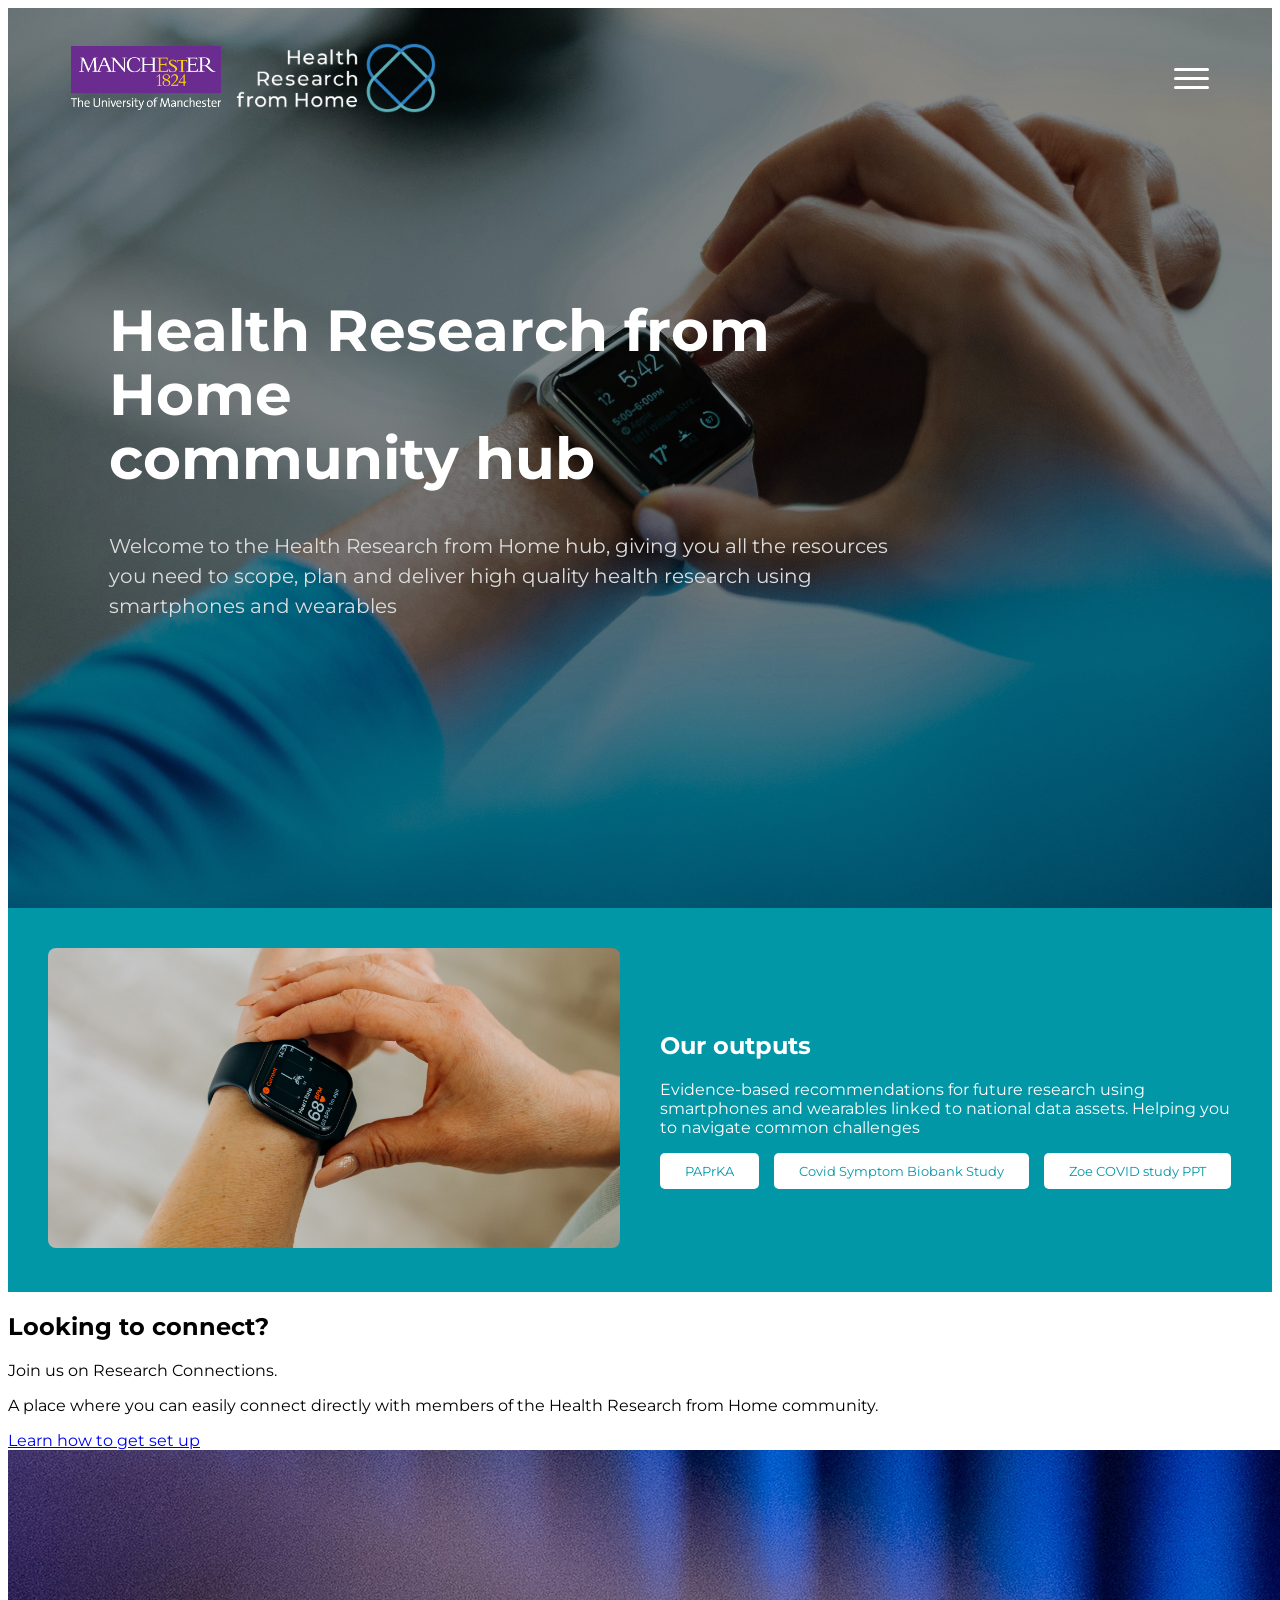
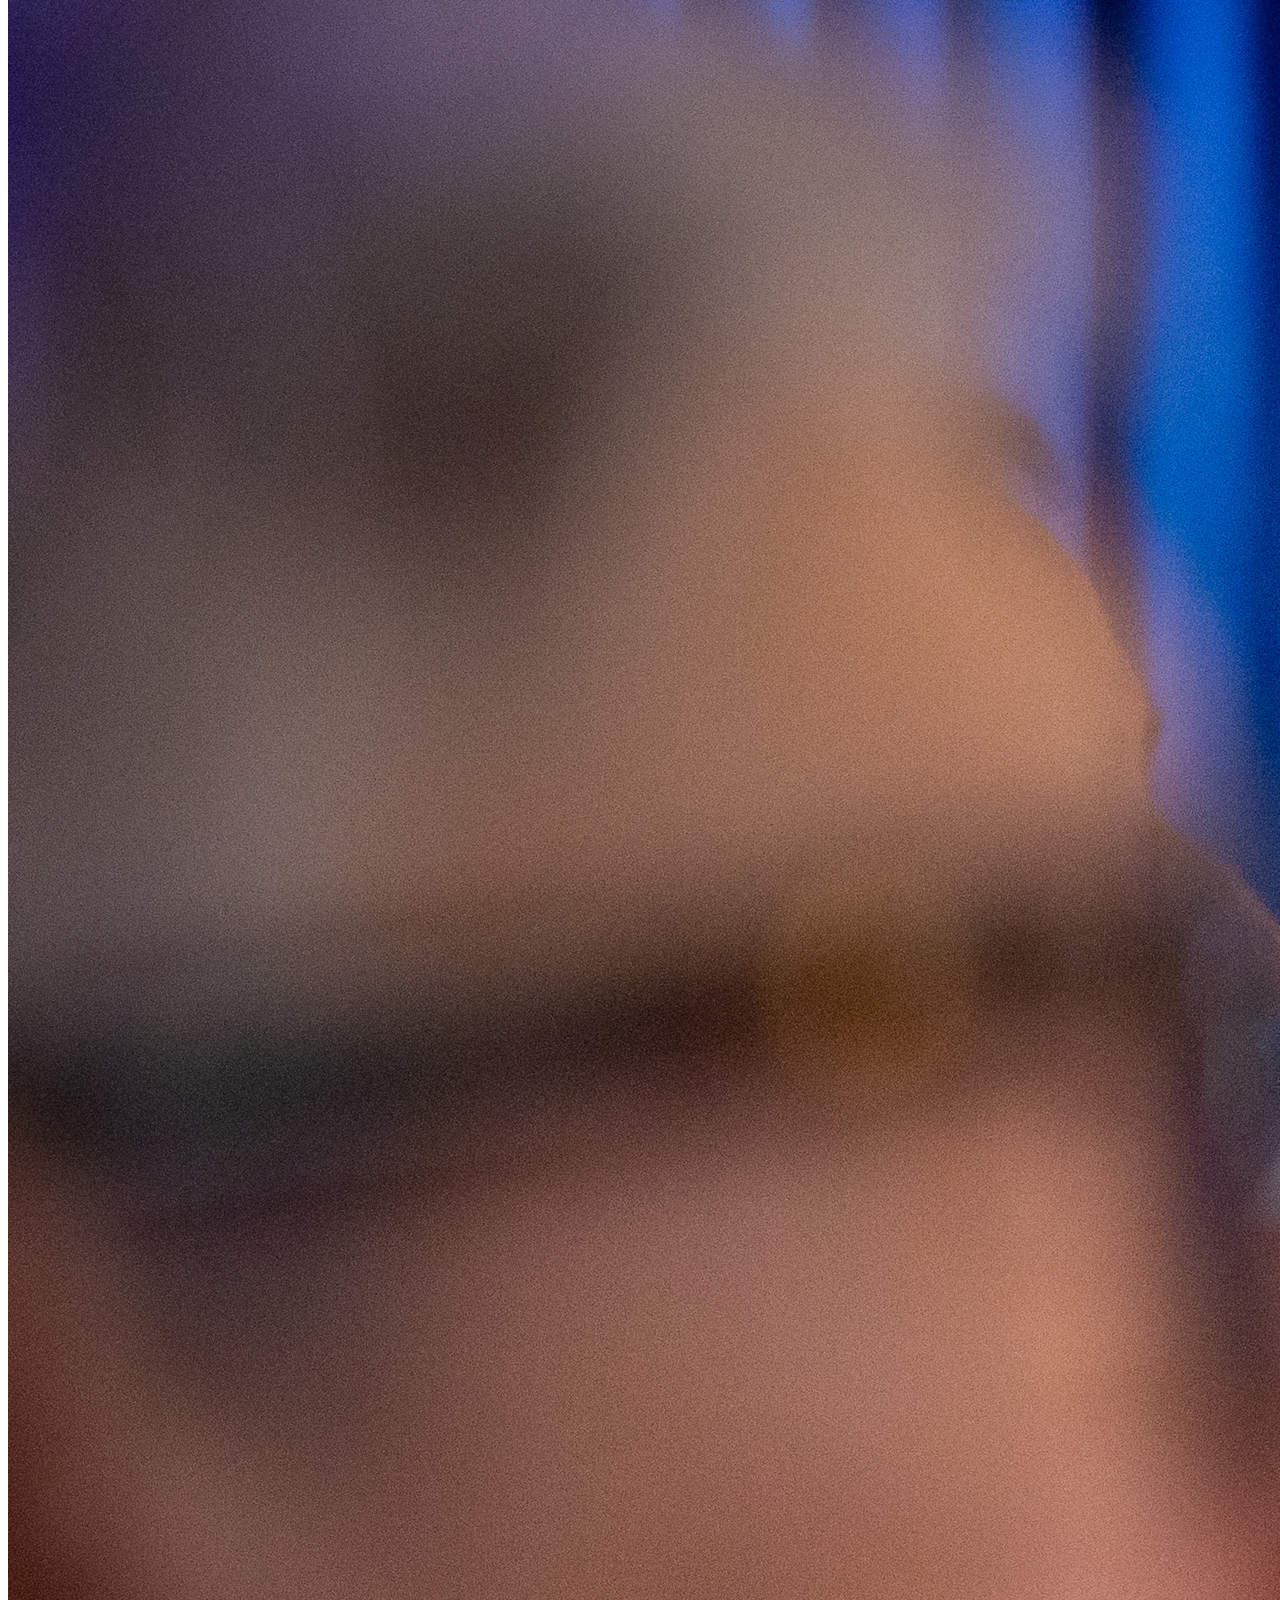
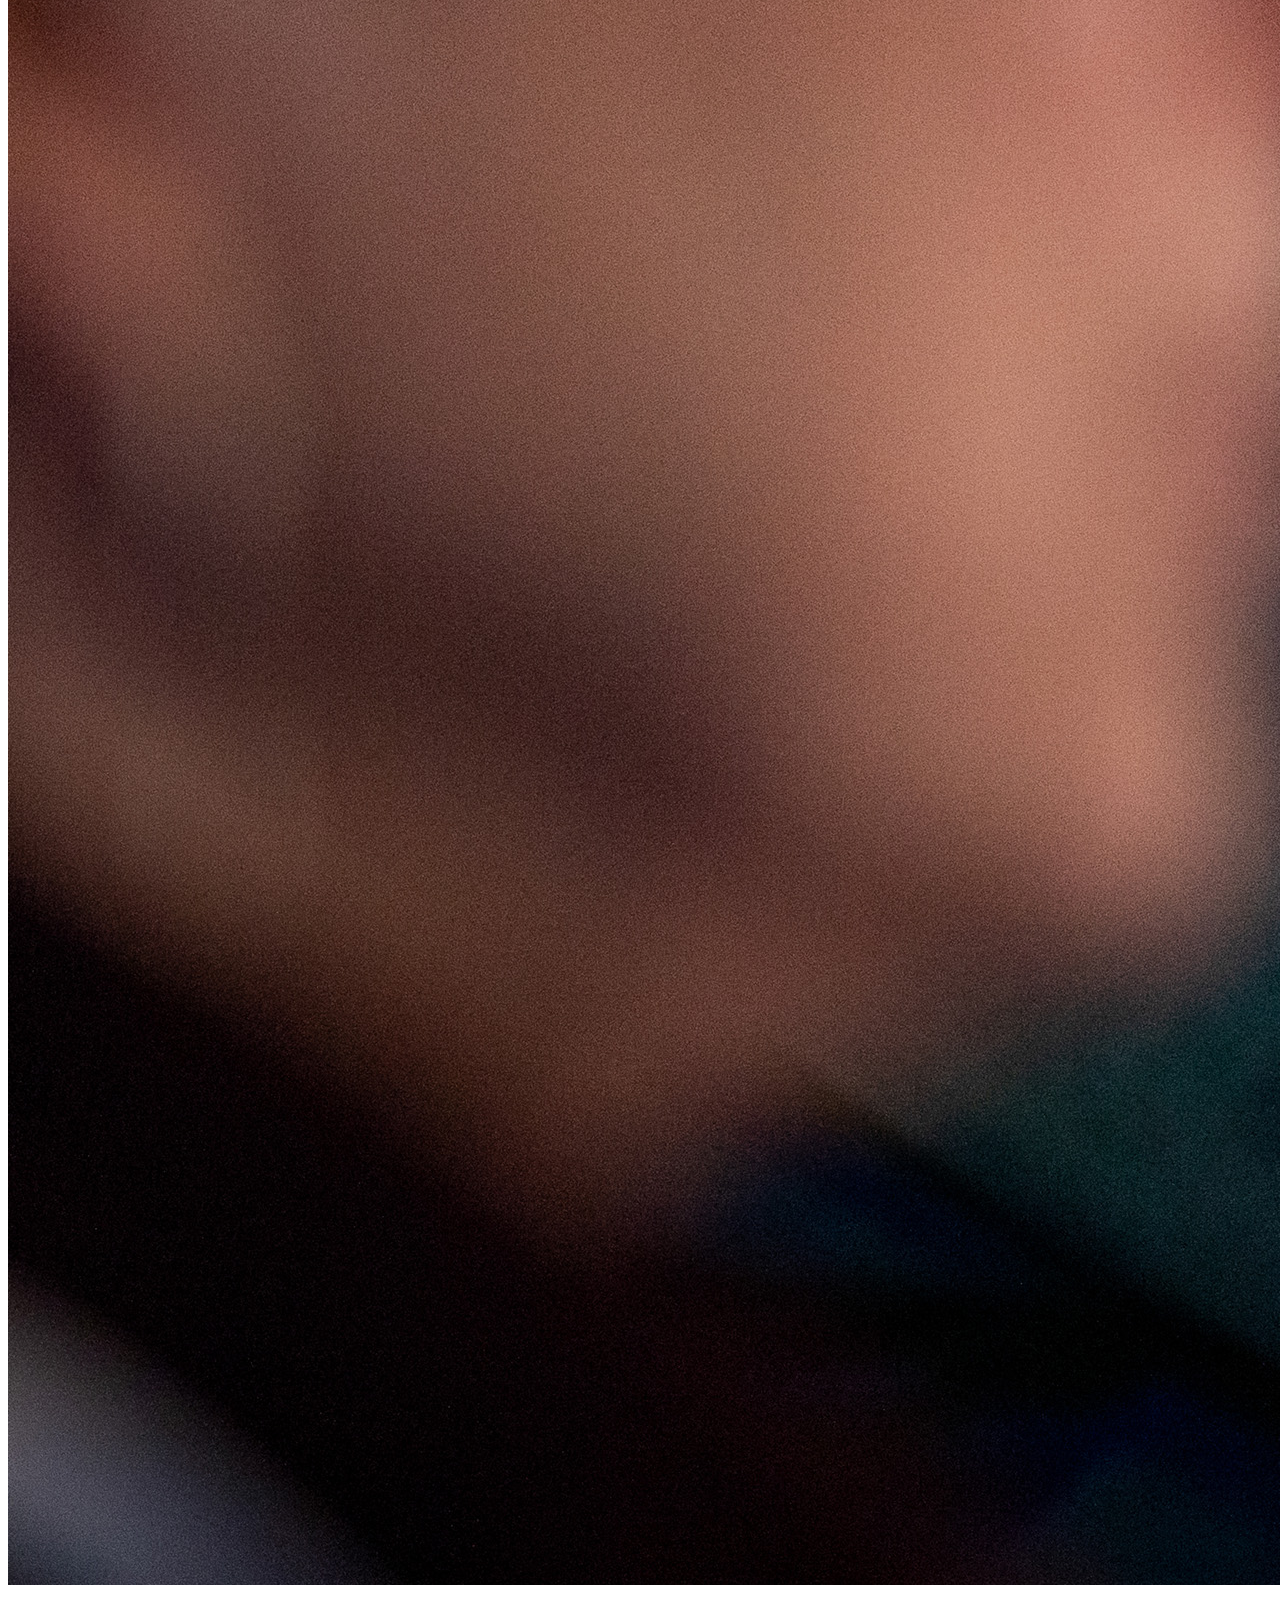
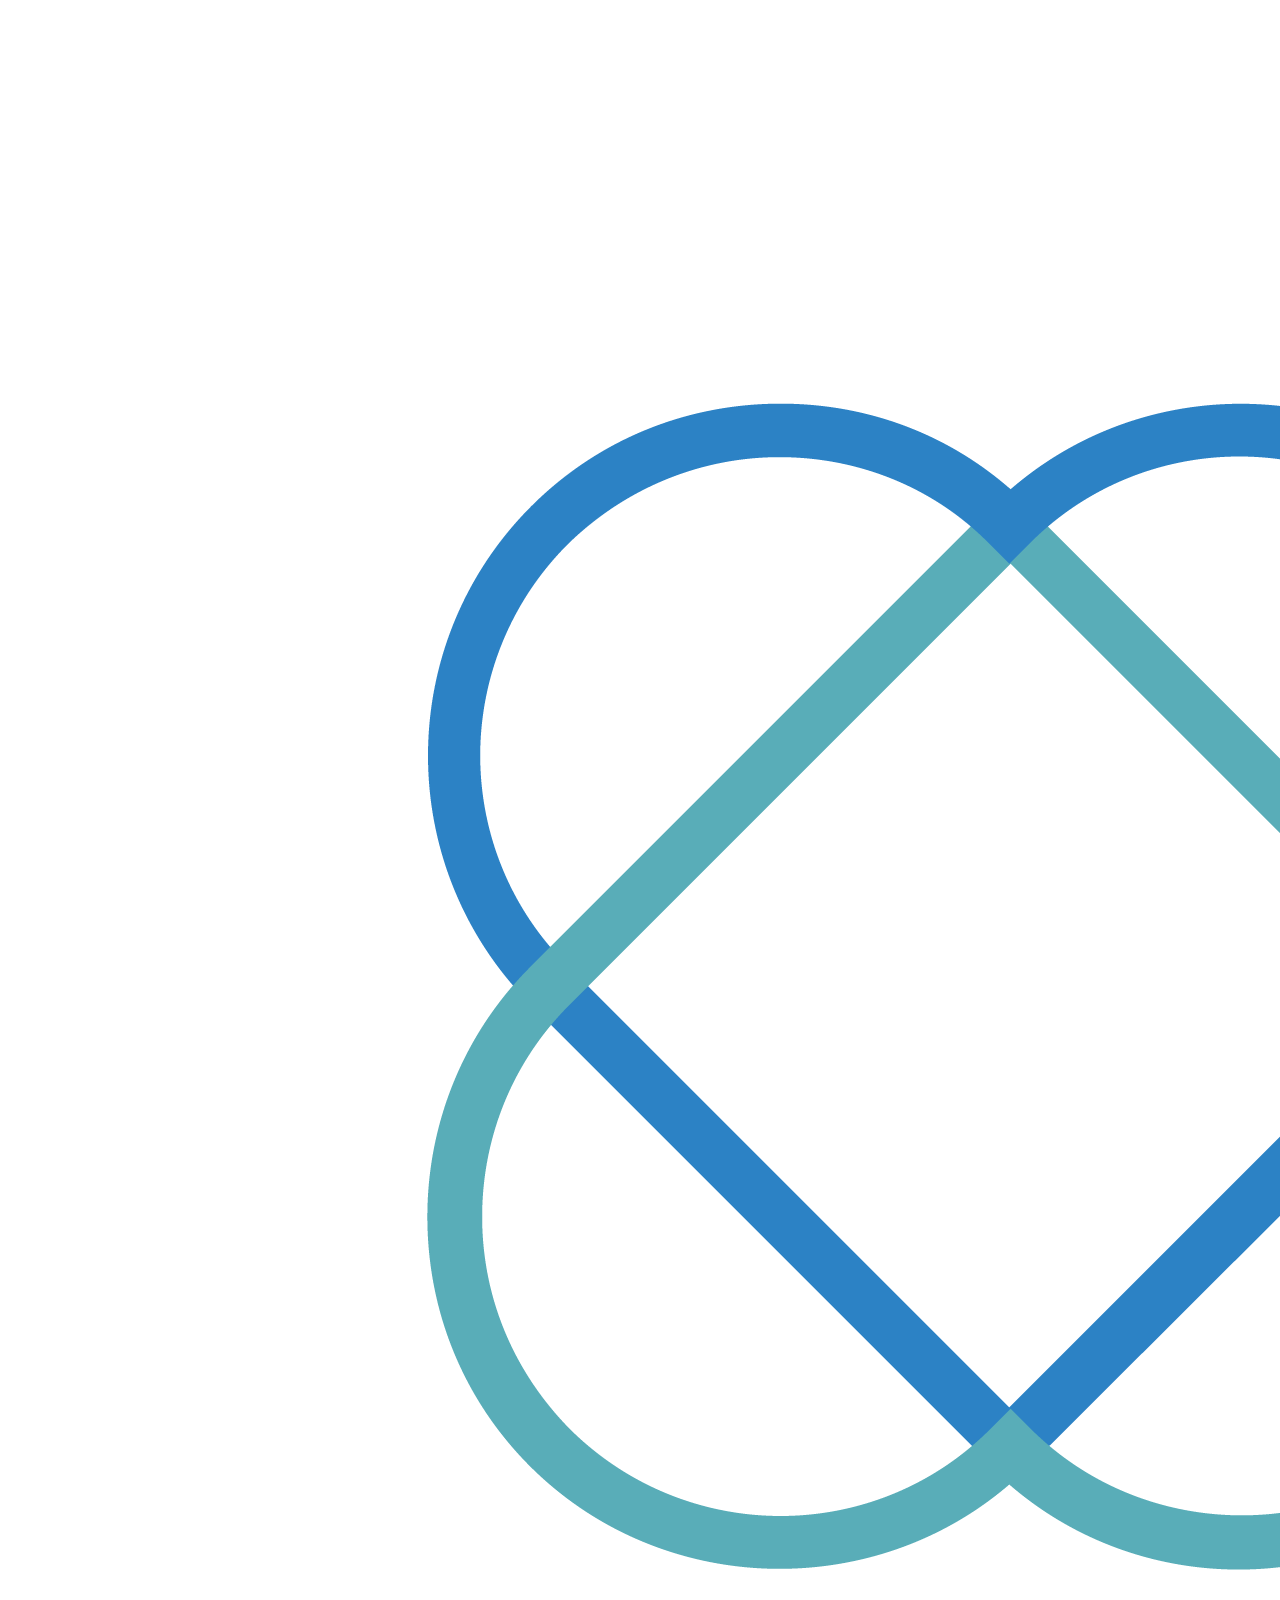
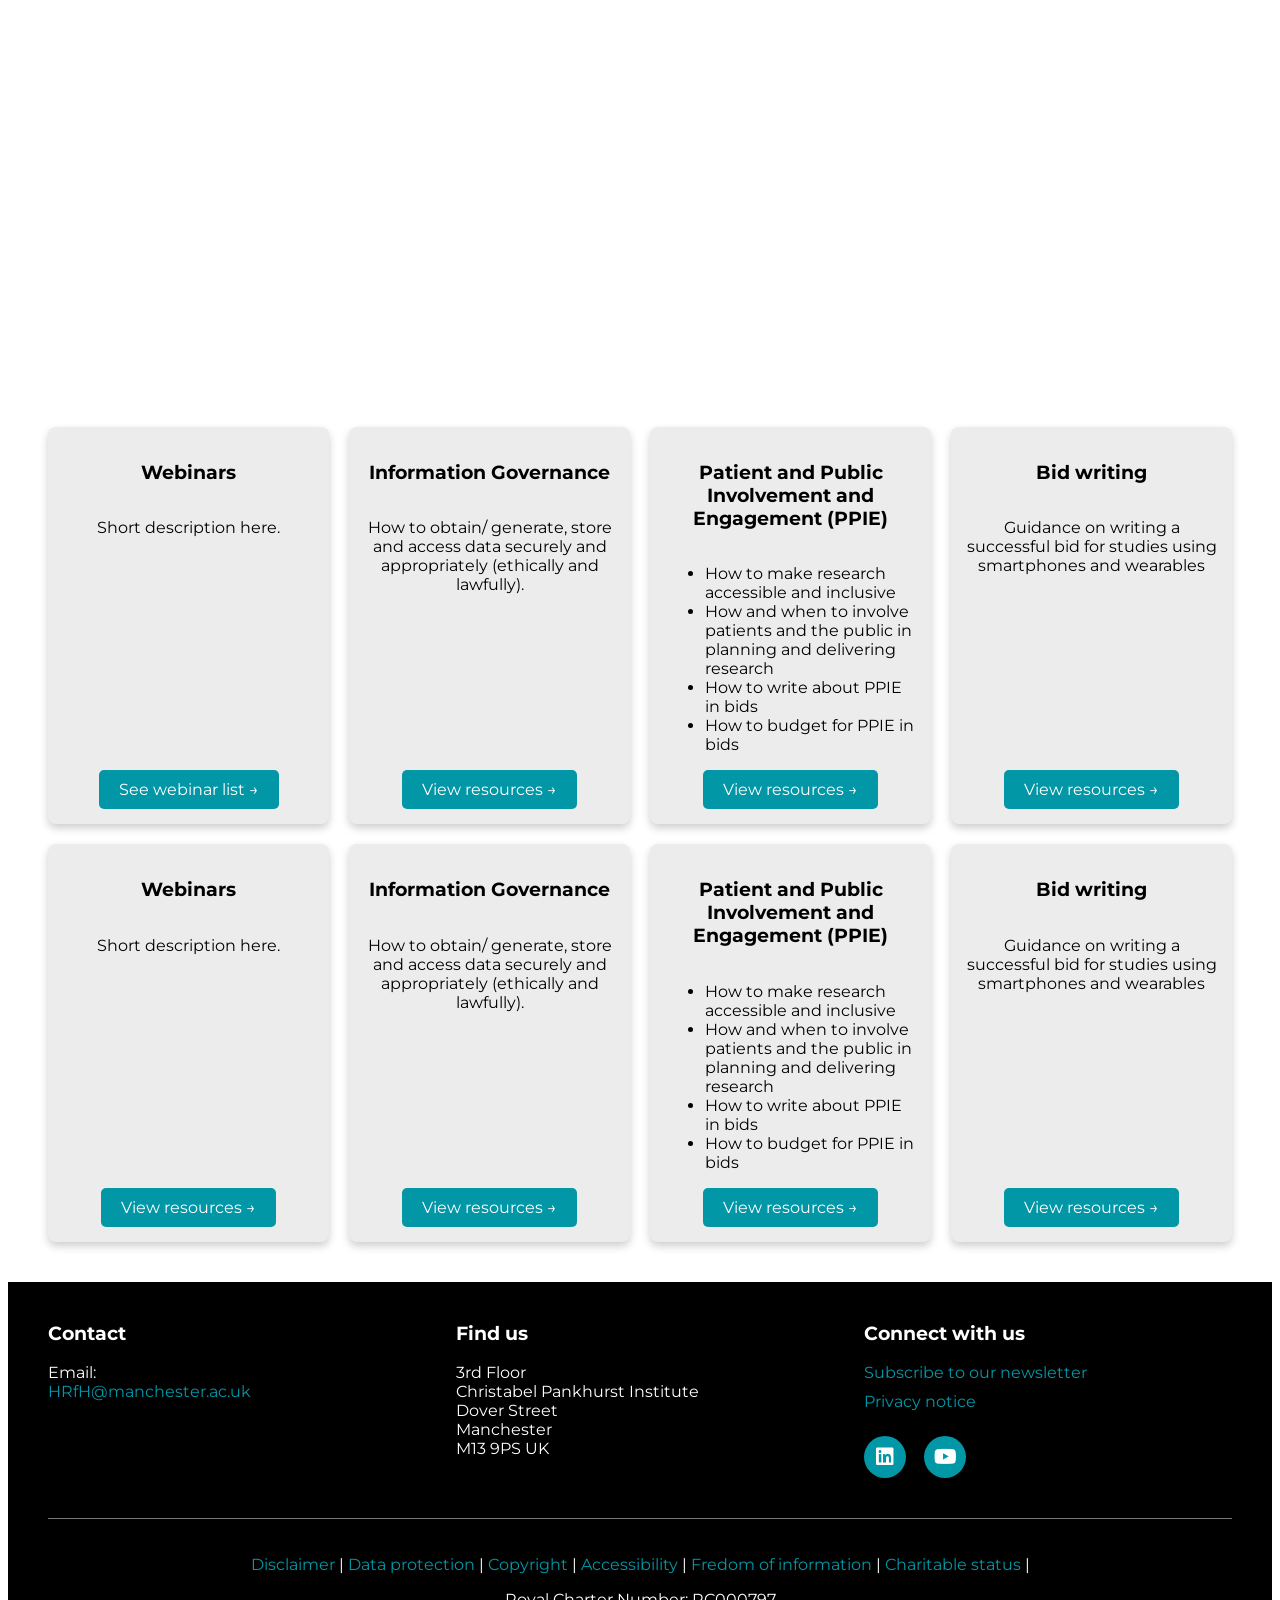
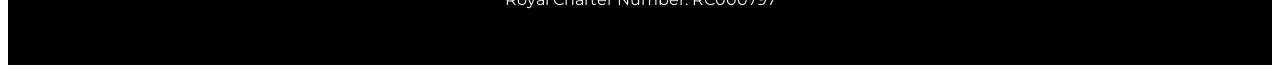
<file: index.html>
<!DOCTYPE html>
<html lang="en">
<head>
    <meta charset="UTF-8">
    <meta name="viewport" content="width=device-width, initial-scale=1.0">
    <title>Health Research from Home Hub</title>
    <link rel="stylesheet" href="style.css">
    <link rel="preconnect" href="https://fonts.googleapis.com">
<link rel="preconnect" href="https://fonts.gstatic.com" crossorigin>
<link href="https://fonts.googleapis.com/css2?family=Montserrat:ital,wght@0,100..900;1,100..900&display=swap" rel="stylesheet">
<link rel="stylesheet" href="https://cdnjs.cloudflare.com/ajax/libs/font-awesome/6.5.1/css/all.min.css">
</head>

<body>
    <header>

    <!DOCTYPE html>
<html lang="en">
<head>
  <meta charset="UTF-8">
  <meta name="viewport" content="width=device-width, initial-scale=1.0">
  <title>Hero Navigation</title>
  <link rel="stylesheet" href="style.css">
</head>
<body>

    <header class="hero">

  <nav class="navbar">

    <div class="logo">
      <img src="Images/TAB_col_background.png" alt="Logo 1">
      <img src="Images/HRfH Landscape RGB Logo WHITE TEXT HIGH.png" alt="Logo 2">
    </div>


    <div class="menu-container">

      <div class="hamburger">
        <span></span>
        <span></span>
        <span></span>
      </div>


      <ul class="nav-links">
        <li><a href="#">Home</a></li>
        <li><a href="#">About</a></li>
        <li><a href="#">Services</a></li>
        <li><a href="#">Contact</a></li>
      </ul>

    </div>

  </nav>


  <div class="hero-content">

    <h1>
      Health Research from Home<br>
      community hub
    </h1>

    <p>
      Welcome to the Health Research from Home hub, giving you all the resources you need to scope, plan and deliver high quality health research using smartphones and wearables
    </p>

  </div>

</header>


<section class="category-layout">


    <!-- Left large card -->

    <div class="category">


        <div class="category-image">
            <img src="Images/pexels-mikhail-nilov-7530583.jpg" alt="Writing with smartwatch">
        </div>


        <div class="category-text">

            <h2>Our outputs</h2>

            <p>
                Evidence-based recommendations for future research using smartphones and wearables linked to national data assets. Helping you to navigate common challenges
            </p>


            <div class="category-buttons">

                <button type="button">PAPrKA</button>

                <button type="button">Covid Symptom Biobank Study</button>

                <button type="button">Zoe COVID study PPT</button>

            </div>


        </div>


    </div>


    <div class="side-card">
        <h2>
        Looking to connect?
        </h2>
        <p>Join us on Research Connections. </p>
           <p>A place where you can easily connect directly with members of the Health Research from Home community.
        </p>
        <a href="#" class="side-card-button">
            Learn how to get set up
        </a>


    </div>

<div class="image-card">

    <img src="Images/people.jpg" alt="">

    <img 
        src="Images/HRfH Circular RGB Logo WHITE TEXT HIGH.png" 
        alt="Logo"
        class="image-card-logo"
    >

</div>

</section>

<section class="cards">
    <div class="card">
        <div class="container">
            <h3>Webinars</h3>
            <p>Short description here.</p>
            <a href="https://github.com/Health-Research-From-Home/Webinars" class="card-button">See webinar list →</a>
        </div>
    </div>

    <div class="card">
        <div class="container">
            <h3>Information Governance</h3>
            <p>How to obtain/ generate, store and access data securely and appropriately (ethically and lawfully).</p>
            <a href="#" class="card-button">View resources  →</a>
        </div>
    </div>


    <div class="card">
        <div class="container">
            <h3>Patient and Public Involvement and Engagement (PPIE)</h3>
        <ul>
            <li>How to make research accessible and inclusive</li>
            <li>How and when to involve patients and the public in planning and delivering research</li>
            <li>How to write about PPIE in bids</li>
            <li>How to budget for PPIE in bids</li>
        </ul>
            <a href="ppie.html" class="card-button">View resources  →</a>
        </div>
    </div>

        <div class="card">
            <div class="container">
                <h3>Bid writing</h3>
                <p>Guidance on writing a successful bid for studies using smartphones and wearables</p>
                <a href="#" class="card-button">View resources  →</a>
            </div>
     </div>

        <div class="card">
            <div class="container">
                <h3>Webinars</h3>
                <p>Short description here.</p>
                <a href="#" class="card-button">View resources  →</a>
            </div>
        </div>


    <div class="card">
            <div class="container">
                <h3>Information Governance</h3>
                <p>How to obtain/ generate, store and access data securely and appropriately (ethically and lawfully).</p>
                <a href="#" class="card-button">View resources  →</a>
            </div>
        </div>


    <div class="card">
        <div class="container">
            <h3>Patient and Public Involvement and Engagement (PPIE)</h3>
        <ul>
            <li>How to make research accessible and inclusive</li>
            <li>How and when to involve patients and the public in planning and delivering research</li>
            <li>How to write about PPIE in bids</li>
            <li>How to budget for PPIE in bids</li>
        </ul>
            <a href="#" class="card-button">View resources  →</a>
        </div>
    </div>

        <div class="card">
        <div class="container">
            <h3>Bid writing</h3>
            <p>Guidance on writing a successful bid for studies using smartphones and wearables</p>
            <a href="#" class="card-button">View resources  →</a>
        </div>
    </div>


</section>


</div>

 <footer>

    <div class="footer-columns">

        <div class="footer-column">
            <h3>Contact</h3>
            <p>Email: <a href="mailto:HRfH@manchester.ac.uk">HRfH@manchester.ac.uk</a></p>
        </div>

        <div class="footer-column">
            <h3>Find us</h3>
            <p>3rd Floor <br>
                Christabel Pankhurst Institute <br>
                Dover Street <br>
                Manchester <br>
                M13 9PS
                UK </p>
        </div>

        <div class="footer-column">
            <h3>Connect with us</h3>
            <a href="https://emarketing.manchester.ac.uk/l/166/hrfhsubscribe">Subscribe to our newsletter</a>
            <a href="https://documents.manchester.ac.uk/display.aspx?DocID=74034">Privacy notice</a>
             <div class="social-icons">
             <a href="https://www.linkedin.com/company/health-research-from-home/" aria-label="LinkedIn">
                <i class="fab fa-linkedin"></i>
            </a>
             <a href="https://www.youtube.com/@HealthResearchfromHome" aria-label="YouTube">
                <i class="fab fa-youtube"></i>
            </a>
            </div>
        </div>

        </div>

    </div>

    <div class="footer-links">
        <p>
            <a href="https://www.manchester.ac.uk/disclaimer/">Disclaimer</a> |
            <a href="https://www.manchester.ac.uk/about/privacy-information/data-protection/">Data protection</a> |
            <a href="https://www.manchester.ac.uk/copyright/">Copyright</a> |
            <a href="https://sites.manchester.ac.uk/health-research-from-home/accessibility.php">Accessibility</a> |
            <a href="https://www.manchester.ac.uk/about/privacy-information/freedom-information/">Fredom of information</a> |
            <a href="https://www.manchester.ac.uk/about/governance/charitable-status/">Charitable status</a> |
            <p>Royal Charter Number: RC000797</p>
        </p>
    </div>

</footer>

</body>
</html>
</file>
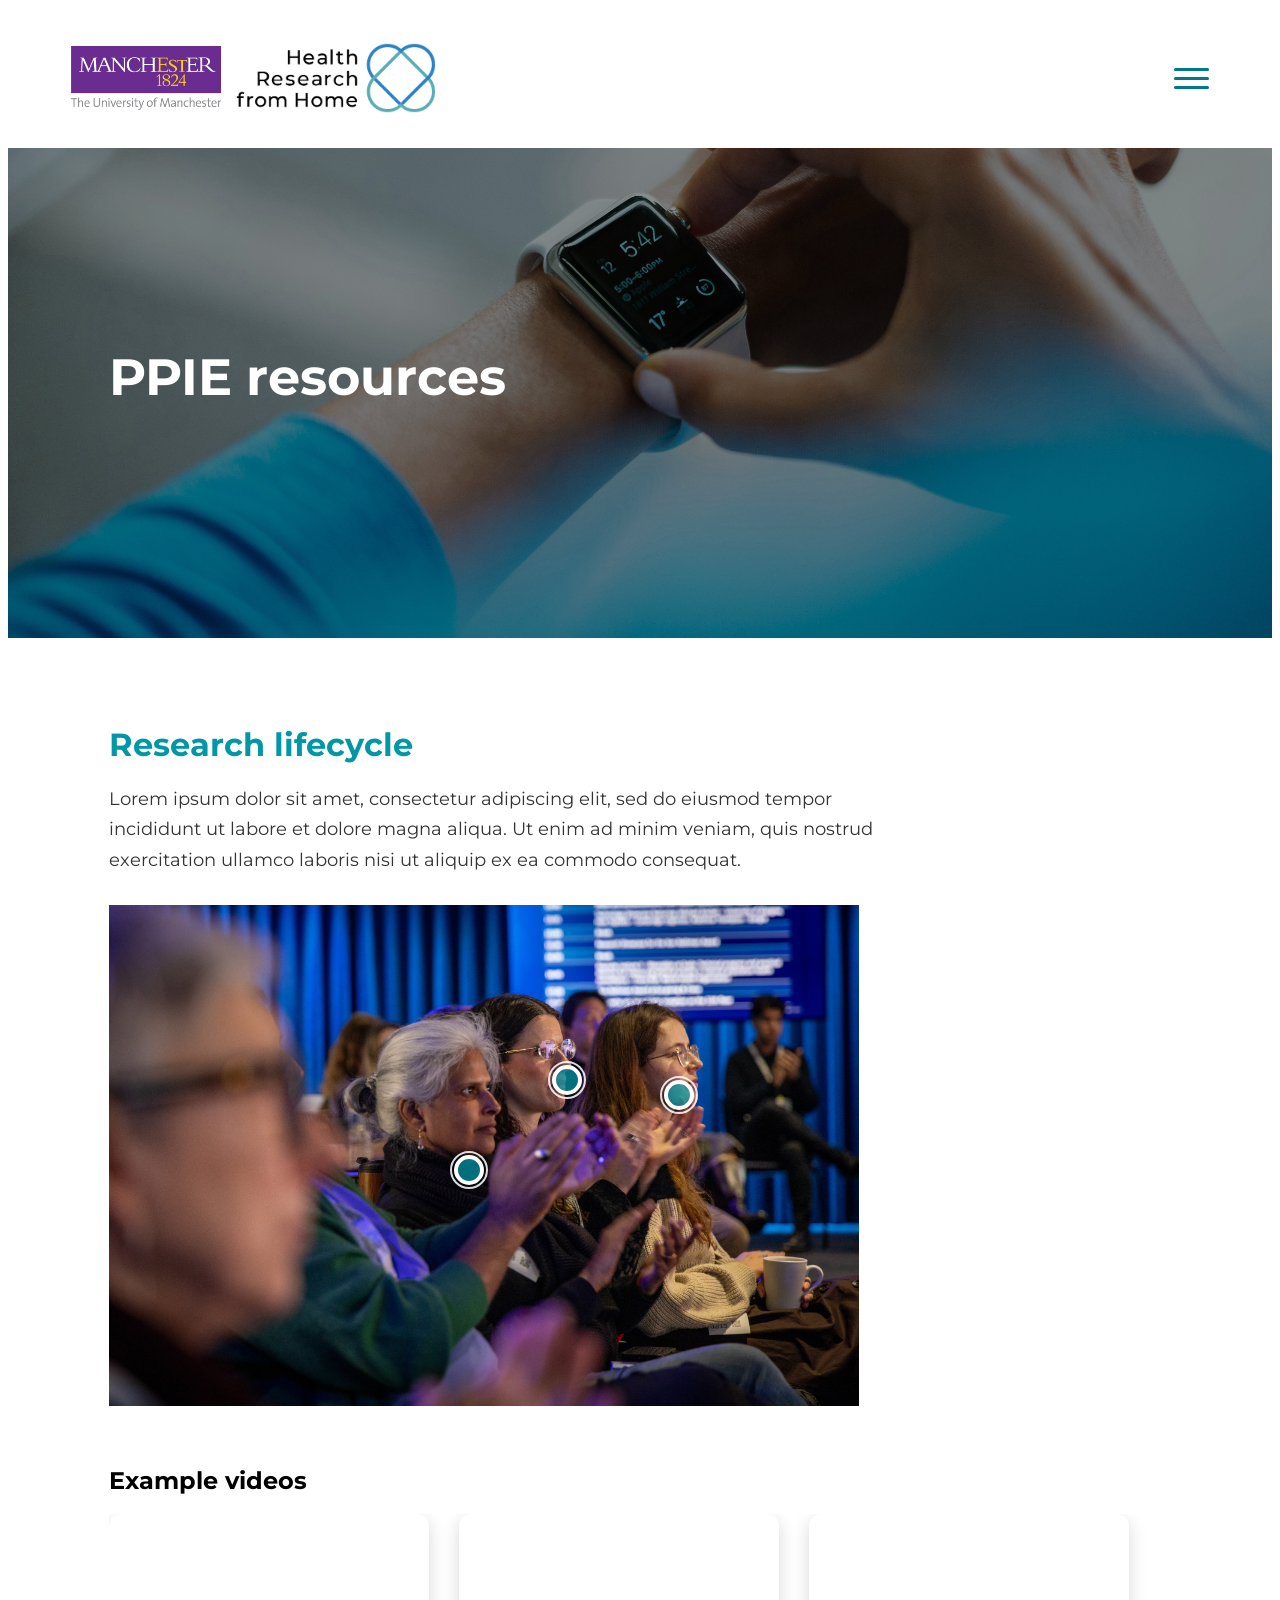
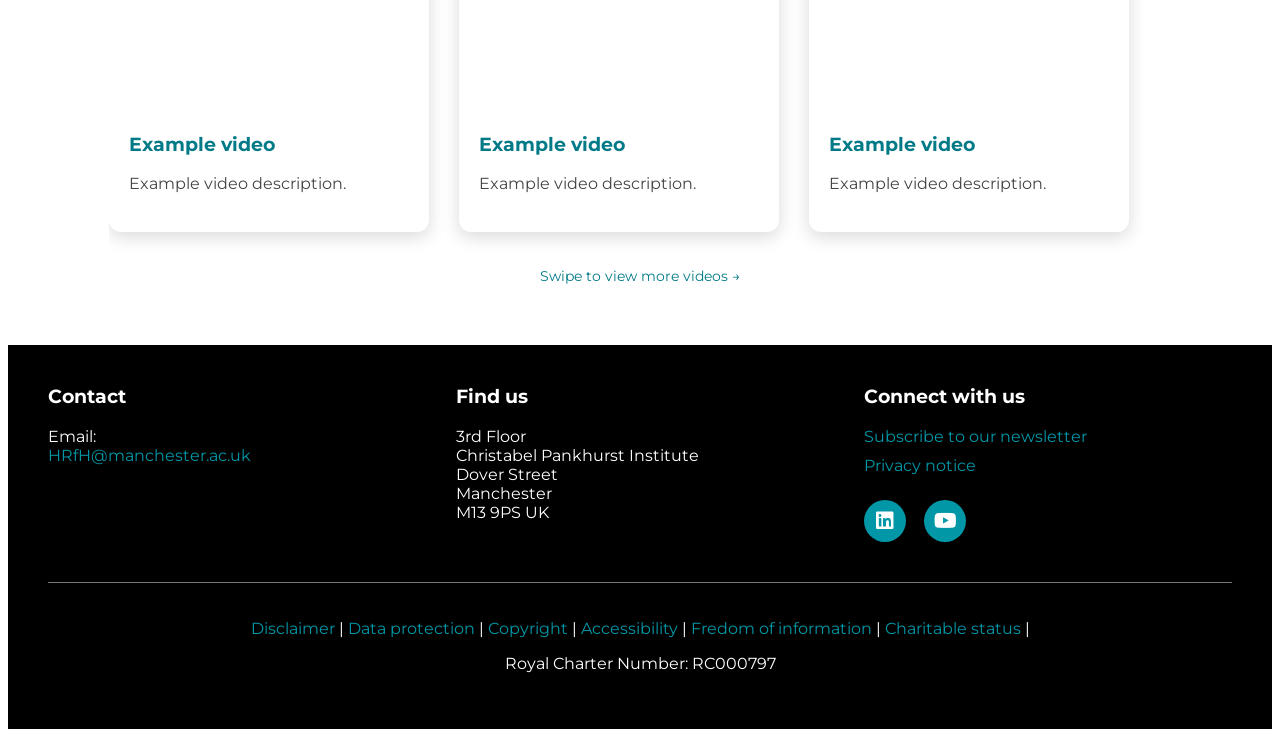
<file: ppie.html>
<!DOCTYPE html>
<html lang="en">

<head>

    <meta charset="UTF-8">
    <meta name="viewport" content="width=device-width, initial-scale=1.0">

    <title>PPIE Resources</title>

    <link rel="stylesheet" href="style.css">

    <link rel="preconnect" href="https://fonts.googleapis.com">
    <link rel="preconnect" href="https://fonts.gstatic.com" crossorigin>

    <link href="https://fonts.googleapis.com/css2?family=Montserrat:wght@100..900&display=swap" rel="stylesheet">
<link rel="stylesheet" href="https://cdnjs.cloudflare.com/ajax/libs/font-awesome/6.5.1/css/all.min.css">

</head>


<body>


<header class="subpage-hero">


    <nav class="subpage-navbar">


        <div class="subpage-logo">

            <img src="Images/TAB_col_white_background.png" alt="Logo 1">

            <img src="Images/HRfH Landscape RGB Logo BLACK TEXT HIGH (1).png" alt="Logo 2">

        </div>



        <div class="menu-container">


            <div class="hamburger">

                <span></span>
                <span></span>
                <span></span>

            </div>



            <ul class="nav-links">

                <li><a href="index.html">Home</a></li>
                <li><a href="#">About</a></li>
                <li><a href="#">Services</a></li>
                <li><a href="#">Contact</a></li>

            </ul>


        </div>


    </nav>



    <div class="subpage-hero-content">

        <h1>
            PPIE resources
        </h1>

    </div>


</header>





<main class="subpage-content">



<section id="PPIE-text">


    <h2>Research lifecycle</h2>


    <p>
        Lorem ipsum dolor sit amet, consectetur adipiscing elit, sed do eiusmod 
        tempor incididunt ut labore et dolore magna aliqua. Ut enim ad minim veniam,
        quis nostrud exercitation ullamco laboris nisi ut aliquip ex ea commodo
        consequat.
    </p>





    <!-- INTERACTIVE IMAGE -->

    <div class="interactive-image" aria-label="Explore PPIE topics in the research lifecycle">


        <img src="Images/people.jpg"
             alt="Audience members taking part in a research event"
             class="content-image">



        <a href="#" class="image-hotspot hotspot-planning">

            <span class="hotspot-marker"></span>

            <span class="hotspot-card">

                <strong>Planning</strong>

                Think about public involvement from the beginning of the research journey.

                <span class="hotspot-link">
                    Learn more
                </span>

            </span>

        </a>





        <a href="#" class="image-hotspot hotspot-perspectives">


            <span class="hotspot-marker"></span>


            <span class="hotspot-card">

                <strong>Perspectives</strong>

                Work with communities to understand different viewpoints and experiences.

                <span class="hotspot-link">
                    Learn more
                </span>

            </span>


        </a>






        <a href="#" class="image-hotspot hotspot-impact">


            <span class="hotspot-marker"></span>


            <span class="hotspot-card">

                <strong>Impact</strong>

                Show how involvement has influenced the research outcomes.

                <span class="hotspot-link">
                    Learn more
                </span>

            </span>


        </a>



    </div>



</section>







<!-- VIDEO CARDS -->


<section class="video-resources">


    <h2>
        Example videos
    </h2>



    <div class="video-card-container">



        <article class="video-card">


            <iframe 
                src="https://www.youtube.com/embed/w8VZLBjD2kw"
                title="Research video"
                allowfullscreen>
            </iframe>



            <div class="video-card-content">


                <h3>
                    Example video
                </h3>


                <p>
                    Example video description.
                </p>


            </div>


        </article>







        <article class="video-card">


            <iframe 
                src="https://www.youtube.com/embed/VIDEO2"
                title="Research video"
                allowfullscreen>
            </iframe>



            <div class="video-card-content">


                <h3>
                    Example video
                </h3>


                <p>
                    Example video description.
                </p>


            </div>


        </article>







        <article class="video-card">


            <iframe 
                src="https://www.youtube.com/embed/VIDEO3"
                title="Research video"
                allowfullscreen>
            </iframe>



            <div class="video-card-content">


                <h3>
                    Example video
                </h3>


                <p>
                    Example video description.
                </p>


            </div>


        </article>




    </div>


</section>



</main>


 <footer>

    <div class="footer-columns">

        <div class="footer-column">
            <h3>Contact</h3>
            <p>Email: <a href="mailto:HRfH@manchester.ac.uk">HRfH@manchester.ac.uk</a></p>
        </div>

        <div class="footer-column">
            <h3>Find us</h3>
            <p>3rd Floor <br>
                Christabel Pankhurst Institute <br>
                Dover Street <br>
                Manchester <br>
                M13 9PS
                UK </p>
        </div>

        <div class="footer-column">
            <h3>Connect with us</h3>
            <a href="https://emarketing.manchester.ac.uk/l/166/hrfhsubscribe">Subscribe to our newsletter</a>
            <a href="https://documents.manchester.ac.uk/display.aspx?DocID=74034">Privacy notice</a>
                        <div class="social-icons">
             <a href="https://www.linkedin.com/company/health-research-from-home/" aria-label="LinkedIn">
                <i class="fab fa-linkedin"></i>
            </a>
             <a href="https://www.youtube.com/@HealthResearchfromHome" aria-label="YouTube">
            <i class="fab fa-youtube"></i>
            </a>
            </div>
        </div>

        </div>

    </div>

    <div class="footer-links">
        <p>
            <a href="https://www.manchester.ac.uk/disclaimer/">Disclaimer</a> |
            <a href="https://www.manchester.ac.uk/about/privacy-information/data-protection/">Data protection</a> |
            <a href="https://www.manchester.ac.uk/copyright/">Copyright</a> |
            <a href="https://sites.manchester.ac.uk/health-research-from-home/accessibility.php">Accessibility</a> |
            <a href="https://www.manchester.ac.uk/about/privacy-information/freedom-information/">Fredom of information</a> |
            <a href="https://www.manchester.ac.uk/about/governance/charitable-status/">Charitable status</a> |
            <p>Royal Charter Number: RC000797</p>
        </p>
    </div>

</footer>




</body>

</html>
</file>
<file: style.css>
/*homepage */

body {
      font-family: "Montserrat", sans-serif;
}

/* Homepage */

/* Only affect hero section elements */
.hero,
.hero * {
  box-sizing: border-box;
}


body {
  font-family: "Montserrat", sans-serif;
}


/* Hero section */
.hero {
  height: 100vh;

  background:
    linear-gradient(
      rgba(0, 0, 0, 0.45),
      rgba(0, 0, 0, 0.45)
    ),
    url("Images/Smart watch(1).jpg");

  background-size: cover;
  background-position: center;

  color: white;
  position: relative;
}


/* Transparent overlay navigation */
.navbar {
  position: absolute;
  top: 0;
  left: 0;

  width: 100%;
  z-index: 10;

  display: flex;
  align-items: center;
  justify-content: space-between;

  padding: 35px 5%;

  background: transparent;
}


/* Logos */
.logo {
  display: flex;
  align-items: center;
  gap: 15px;
}

.logo img {
  height: auto;
  object-fit: contain;
}

.logo img:first-child {
  width: 150px;
}

.logo img:last-child {
  width: 200px;
}


/* Menu container */
.menu-container {
  position: relative;
}


/* Hamburger menu */
.hamburger {
  display: flex;

  flex-direction: column;
  gap: 6px;

  cursor: pointer;
}


.hamburger span {
  width: 35px;
  height: 3px;

  background: white;

  border-radius: 5px;

  transition: 0.3s;
}


/* Dropdown navigation menu */
.nav-links {

  display: none;

  position: absolute;

  top: 50px;
  right: 0;

  width: 230px;

  padding: 25px;

  background: rgba(0, 0, 0, 0.75);

  backdrop-filter: blur(10px);

  border-radius: 15px;

  list-style: none;
}


.nav-links li {
  margin-bottom: 18px;
}


.nav-links li:last-child {
  margin-bottom: 0;
}


.nav-links a {

  color: white;

  text-decoration: none;

  font-size: 18px;

  font-weight: 600;
}


.nav-links a:hover {
  opacity: 0.7;
}


/* Temporary desktop hover opening */
.menu-container:hover .nav-links {
  display: block;
}


/* Hero text */
.hero-content {

  height: 100%;

  display: flex;

  flex-direction: column;

  justify-content: center;

  padding-left: 8%;

  max-width: 900px;
}


.hero-content h1 {

  font-size: clamp(2.2rem, 5vw, 58px);

  line-height: 1.1;

  margin-bottom: 20px;
}


.hero-content p {

  font-size: 20px;

  line-height: 1.5;

  margin-bottom: 35px;

  color: #ddd;
}


/* Tablet */
@media (max-width: 1000px) {

  .navbar {

    padding: 25px;

  }


  .logo {

    gap: 10px;

  }


  .logo img:first-child {

    width: 100px;

  }


  .logo img:last-child {

    width: 130px;

  }


  .hero-content {

    padding: 0 25px;

  }


  .hero-content p {

    font-size: 18px;

  }

}


/* Small mobile */
@media (max-width: 600px) {


  .logo img:first-child {

    width: 75px;

  }


  .logo img:last-child {

    width: 100px;

  }


  .hamburger span {

    width: 28px;

  }


  .nav-links {

    width: 200px;

  }


  .hero-content h1 {

    font-size: 34px;

  }

}


/* Prevent header spacing issues */
header {

  margin: 0;

  padding: 0;

}


.intro {
    display: flex;
    align-items: center;
    background-color: #f2f2f2;
    padding: 40px;
    gap: 40px;
}

.intro-image {
    flex: 1;
}

.intro-image img {
    width: 100%;
    height: 300px;
    object-fit: cover;
    border-radius: 8px;
}

.intro-text {
    flex: 1;
}

.intro-text h2{
    flex: 1;
    color: #0297A7;
}

main {
    margin: 0;
    padding: 0;
}


.cards {
    display: grid;
    grid-template-columns: repeat(4, 1fr);
    gap: 20px;
    padding: 40px;
}

/* mobile and tablet responsive */

/* Tablets */
@media (max-width: 1024px) {
    .cards {
        grid-template-columns: repeat(2, 1fr);
    }
}

/* Phones */
@media (max-width: 768px) {
    .cards {
        grid-template-columns: 1fr;
        padding: 20px;
    }
}

.card {
    background-color: #ececed;
    box-shadow: 0 4px 8px rgba(0,0,0,0.2);
    border-radius: 8px;
    overflow: hidden;
    text-align: center;

    display: flex;
    flex-direction: column;
}

.container {
    padding: 15px;
    display: flex;
    flex-direction: column;
    flex-grow: 1;
}


.card ul{
    text-align: left;
    display: inline-block;
}

.card img {
    width: 100%;
    height: 200px;
    object-fit: cover;
}

.container {
    padding: 15px;
}

.card-button {
    margin-top: auto;
    align-self: center;
    padding: 10px 20px;
    background-color: #0297A7;
    color: white;
    border-radius: 5px;
    text-decoration: none;
    font-family: inherit;
}

.card-button:hover {
    opacity: 0.8;
}

.card {
    color: inherit;
    text-decoration: none;
}

.container {
  position: relative;
}

.category {
    display: flex;
    align-items: center;
    background-color: #0297A7;
    padding: 40px;
    gap: 40px;
    color: white;
}

.category-image {
    flex: 1;
}

.category-image img {
    width: 100%;
    height: 300px;
    object-fit: cover;
    border-radius: 8px;
}

.category-text {
    flex: 1;
}

.category-buttons {
    display: flex;
    gap: 15px;
    flex-wrap: wrap;
}

.category-buttons button {
    font-family: inherit;
    padding: 10px 25px;
    border: none;
    border-radius: 5px;
    background-color: white;
    color: #0297A7;
    cursor: pointer;
}

.category-buttons button:hover {
    opacity: 0.8;
}

.site-container {
    max-width: 1200px;
    margin: 0 auto;
    padding: 0 30px;
}

@media (max-width: 768px) {

    .site-container {
        padding: 0 20px;
    }

}

footer {
    background-color: black;
    color: white;
    padding: 40px;
}

.footer-columns {
    display: grid;
    grid-template-columns: repeat(3, 1fr);
    gap: 40px;
    max-width: 1200px;
    margin: auto;
}

.footer-column a {
    color: #0297A7;
    text-decoration: none;
    display: block;
    margin-bottom: 10px;
}
.footer-column h3 {
    margin-top: 0;
}

.footer-column p {
    margin: 8px 0;
}


.footer-links {
    border-top: 1px solid #777;
    margin-top: 30px;
    padding-top: 20px;
    text-align: center;
}

.footer-links a {
    color: #0297A7;
    text-decoration: none;
}

/* Social icons */

.social-icons {

    display: flex;

    gap: 18px;

    margin-top: 25px;

}


.social-icons a {

    display: flex;

    align-items: center;

    justify-content: center;

    width: 42px;

    height: 42px;

    border-radius: 50%;

    background: #0297A7;

    color: white;

    font-size: 20px;

    text-decoration: none;

    transition: 0.3s ease;

}


.social-icons a:hover {

    background: #007A87;

    transform: translateY(-3px);

}

@media (max-width: 700px) {
    .footer-columns {
        grid-template-columns: 1fr;
        text-align: center;
    }
}

/* =================================
   SUBPAGE NAVBAR
   ================================= */

.subpage-navbar {
    position: absolute;
    top: 0;
    left: 0;
    width: 100%;
    z-index: 10;

    display: flex;
    align-items: center;
    justify-content: space-between;

    padding: 35px 5%;
    background: white;
}

.subpage-navbar .hamburger span {
    background: #007A87;
}

.subpage-navbar .nav-links {
    background: white;
}

.subpage-navbar .nav-links a {
    color: #007A87;
}


.subpage-logo {
    display: flex;
    align-items: center;
    gap: 15px;
}

.subpage-logo img:first-child {
    width: 150px;
}

.subpage-logo img:last-child {
    width: 200px;
}



/* =================================
   HERO
   ================================= */

.subpage-hero,
.subpage-hero * {
    box-sizing: border-box;
}


.subpage-hero {
    min-height: 70vh;

    background:
        linear-gradient(
            rgba(0,0,0,0.45),
            rgba(0,0,0,0.45)
        ),
        url("Images/Smart watch(1).jpg");

    background-size: cover;
    background-position: center;

    color: white;
    position: relative;

    display: flex;
    align-items: center;
}


.subpage-hero-content {
    padding-left: 8%;
    padding-right: 8%;
    padding-top: 100px;

    max-width: 850px;
}


.subpage-hero-content h1 {
    font-size: clamp(2rem, 4vw, 52px);
    line-height: 1.15;
    margin-bottom: 25px;
}


.subpage-hero-content p {
    font-size: 20px;
    line-height: 1.6;
    max-width: 750px;
    color: #ddd;
}



/* =================================
   MAIN CONTENT
   ================================= */

.subpage-content {
    padding: 60px 8%;
    max-width: 1200px;
    margin: 0 auto;
}


#PPIE-text {
    max-width: 900px;
}


#PPIE-text h2 {
    color: #0297A7;
    font-size: 2rem;
    margin-bottom: 20px;
}


#PPIE-text p {
    font-size: 18px;
    line-height: 1.7;
    max-width: 800px;
    color: #333;
}



/* =================================
   IMAGES
   ================================= */

.content-image {
    width: 100%;
    max-width: 750px;
    height: auto;
    display: block;
    margin: 30px 0;
}


.interactive-image {
    position: relative;
    width: 100%;
    max-width: 750px;
    margin: 30px 0;
}


.interactive-image .content-image {
    margin: 0;
}



/* =================================
   IMAGE HOTSPOTS
   ================================= */

.image-hotspot {
    position: absolute;
    z-index: 1;

    color: #1b1b1b;
    text-decoration: none;
}


.image-hotspot:hover,
.image-hotspot:focus,
.image-hotspot:focus-visible {
    z-index: 10;
}


.hotspot-planning {
    left: 46%;
    top: 50%;
}

.hotspot-perspectives {
    left: 59%;
    top: 32%;
}

.hotspot-impact {
    left: 74%;
    top: 35%;
}


.hotspot-marker {
    position: relative;
    z-index: 1;

    display: block;

    width: 22px;
    height: 22px;

    border: 4px solid white;
    border-radius: 50%;

    background: rgba(2,151,167,0.72);

    box-shadow:
        0 2px 8px rgba(0,0,0,0.45);

    transition:
        transform 160ms ease,
        background-color 160ms ease;
}


.hotspot-marker::after {
    content:"";

    position:absolute;
    inset:-8px;

    border:2px solid rgba(255,255,255,0.85);
    border-radius:50%;

    animation: hotspot-pulse 2s infinite;
}


.hotspot-card {
    position:absolute;
    z-index:2;

    left:50%;
    bottom:calc(100% + 13px);

    width:220px;

    padding:14px 16px;

    border-radius:8px;

    background:white;

    box-shadow:
        0 5px 18px rgba(0,0,0,0.25);

    font-size:.84rem;
    line-height:1.45;

    opacity:0;
    visibility:hidden;
    pointer-events:none;

    transform:translate(-50%,8px);

    transition:
        opacity 160ms ease,
        transform 160ms ease,
        visibility 160ms ease;
}


.hotspot-card strong {
    display:block;

    margin-bottom:4px;

    color:#007A87;
    font-size:.95rem;
}


.hotspot-link {
    display:block;

    margin-top:8px;

    color:#007A87;
    font-weight:700;
}


.image-hotspot:hover .hotspot-card,
.image-hotspot:focus .hotspot-card,
.image-hotspot:focus-visible .hotspot-card {

    opacity:1;
    visibility:visible;

    transform:translate(-50%,0);
}


.image-hotspot:hover .hotspot-marker,
.image-hotspot:focus .hotspot-marker {

    background:rgba(107,44,145,.82);
    transform:scale(1.14);
}


.image-hotspot:focus-visible {

    outline:3px solid #ffcc33;
    outline-offset:5px;
}


@keyframes hotspot-pulse {

    0%,100% {
        transform:scale(.8);
        opacity:0;
    }

    45% {
        opacity:.8;
    }

    80% {
        transform:scale(1.35);
        opacity:0;
    }
}


.video-resources {

    margin-top:60px;

}


.video-card-container {

    display:flex;

    gap:30px;

    overflow-x:auto;

    scroll-snap-type:x mandatory;

    padding-bottom:20px;

}


.video-card {

    flex:0 0 320px;

    background:white;

    border-radius:12px;

    overflow:hidden;

    box-shadow:
        0 5px 18px rgba(0,0,0,.15);

    scroll-snap-align:start;

}


.video-card iframe {

    width:100%;

    aspect-ratio:16 / 9;

    border:none;

}


.video-card-content {

    padding:20px;

}


.video-card h3 {

    color:#007A87;

    margin-bottom:10px;

}


.video-card p {

    color:#444;

    line-height:1.5;

}
/* =================================
   VIDEO CARD CAROUSEL RESPONSIVE
   ================================= */


.video-card-container {

    display:flex;
    gap:30px;

    overflow-x:auto;

    scroll-snap-type:x mandatory;

    padding-bottom:20px;

    -webkit-overflow-scrolling:touch;

}


/* Hide scrollbar (optional) */

.video-card-container::-webkit-scrollbar {
    display:none;
}


.video-card-container {
    scrollbar-width:none;
}




.video-card {

    flex:0 0 320px;

    scroll-snap-align:start;

}




.video-card iframe {

    width:100%;

    aspect-ratio:16 / 9;

    display:block;

}



/* Tablet */

@media (max-width:900px) {


    .video-card {

        flex:0 0 70%;

    }


}




/* Mobile */

@media (max-width:600px) {


    .video-resources {

        margin-top:40px;

    }


    .video-card-container {

        gap:20px;

    }


    .video-card {

        flex:0 0 85%;

    }


    .video-card-content {

        padding:20px;

    }


    .video-card h3 {

        font-size:1.2rem;

    }


    .video-card p {

        font-size:.95rem;

    }


}

/* ================================
   VIDEO CAROUSEL DOTS
   ================================ */

.carousel-dots {

    display:flex;

    justify-content:center;

    gap:10px;

    margin-top:25px;

}


.carousel-dots span {

    width:10px;
    height:10px;

    border-radius:50%;

    background:#ccc;

    display:block;

}


.carousel-dots .active {

    background:#007A87;

}



.video-resources::after {
    content: "Swipe to view more videos →";
    display: block;
    text-align: center;
    margin-top: 15px;
    color: #007A87;
    font-size: .9rem;
}

/* =================================
   MOBILE
   ================================= */

@media (max-width:600px) {

    .subpage-content {
        padding:40px 5%;
    }


    #PPIE-text p {
        font-size:16px;
    }


    .content-image,
    .interactive-image,
    .video-box iframe {
        max-width:100%;
    }


    .hotspot-card {

        width:min(190px,55vw);

        padding:10px 12px;

        font-size:.75rem;
    }


    .hotspot-marker {

        width:16px;
        height:16px;

        border-width:3px;
    }
}


@media (prefers-reduced-motion:reduce) {

    .hotspot-marker::after {
        animation:none;
    }
}
</file>
